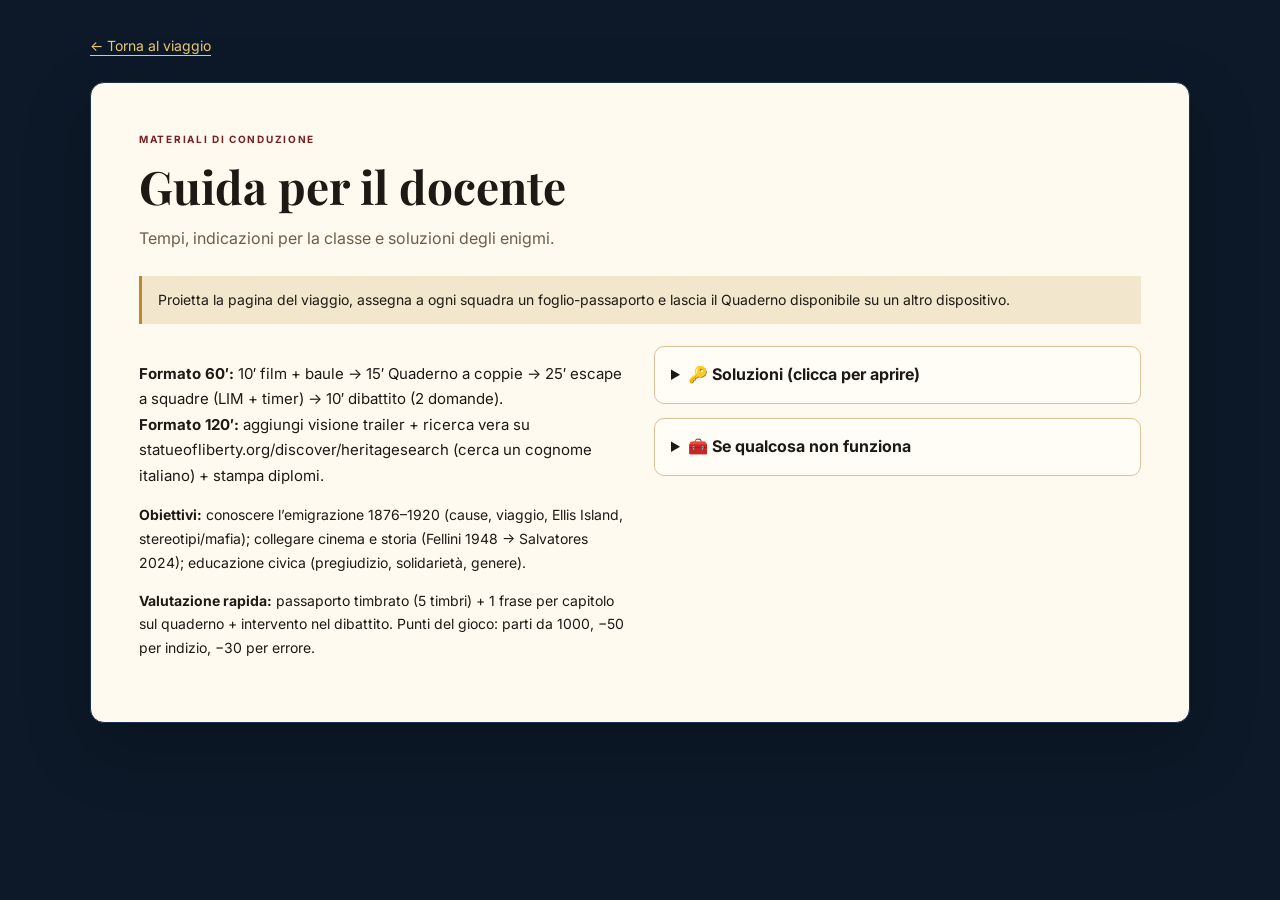
<file: docente.html>
<!DOCTYPE html>
<html lang="it">
<head>
<meta charset="UTF-8">
<meta name="viewport" content="width=device-width, initial-scale=1.0">
<meta name="robots" content="noindex, nofollow, noarchive">
<title>Materiali di conduzione · Napoli New York</title>
<link rel="preconnect" href="https://fonts.googleapis.com">
<link rel="preconnect" href="https://fonts.gstatic.com" crossorigin>
<link href="https://fonts.googleapis.com/css2?family=Playfair+Display:wght@500;700&family=Inter:wght@400;500;600;700&display=swap" rel="stylesheet">
<style>
*{box-sizing:border-box}
body{margin:0;background:#0d1928;color:#1d1a15;font-family:Inter,system-ui,sans-serif;line-height:1.7;padding:32px 20px}
a{color:inherit;text-underline-offset:4px}
.back{display:inline-block;color:#e8c872;font-size:14px;margin:0 0 24px}
main{max-width:1100px;margin:auto}
.paper{background:#fffaf0;border:1px solid #c9b183;border-radius:14px;padding:clamp(22px,4vw,48px);box-shadow:0 24px 70px #0003}
.sec-label{font-size:10px;letter-spacing:.17em;font-weight:700;color:#7a1e1e}
h1{font-family:'Playfair Display',Georgia,serif;font-size:clamp(30px,4vw,46px);line-height:1.15;margin:12px 0}
.intro{color:#6b5f4a;margin:0 0 24px}
.session-tip{border-left:3px solid #b88a2e;padding:12px 16px;background:#f2e7cd;font-size:14px}
.two-col{display:grid;grid-template-columns:1fr 1fr;gap:28px;margin-top:22px}
details{border:1px solid #d9c49a;border-radius:10px;padding:14px 16px;margin-bottom:14px;background:#fffdf6}
summary{cursor:pointer;font-weight:700;min-height:28px}
li{margin-bottom:12px}
:focus-visible{outline:3px solid #b88a2e;outline-offset:4px}
@media(max-width:760px){body{padding:20px 14px}.two-col{grid-template-columns:1fr;gap:8px}.paper{padding:24px 20px}}
@media print{body{background:#fff;padding:0}.back{display:none}.paper{border:0;box-shadow:none;padding:0}.two-col{display:block}details{break-inside:avoid}}
</style>
</head>
<body>
<main>
<a class="back" href="index.html">← Torna al viaggio</a>
<section class="paper-sec" id="docente" style="padding-top:0">
  <div class="wrap">
    <div class="paper" style="border-color:#1a324f">
      <div class="sec-label">MATERIALI DI CONDUZIONE</div>
      <h1 class="sec-title">Guida per il docente</h1>
      <p class="intro">Tempi, indicazioni per la classe e soluzioni degli enigmi.</p>
      <p class="session-tip">Proietta la pagina del viaggio, assegna a ogni squadra un foglio-passaporto e lascia il Quaderno disponibile su un altro dispositivo.</p>
      <div class="two-col">
        <div>
          <p style="font-size:15px"><b>Formato 60′:</b> 10′ film + baule → 15′ Quaderno a coppie → 25′ escape a squadre (LIM + timer) → 10′ dibattito (2 domande).<br><b>Formato 120′:</b> aggiungi visione trailer + ricerca vera su <span class="type">statueofliberty.org/discover/heritagesearch</span> (cerca un cognome italiano) + stampa diplomi.</p>
          <p style="font-size:14px"><b>Obiettivi:</b> conoscere l’emigrazione 1876–1920 (cause, viaggio, Ellis Island, stereotipi/mafia); collegare cinema e storia (Fellini 1948 → Salvatores 2024); educazione civica (pregiudizio, solidarietà, genere).</p>
          <p style="font-size:14px"><b>Valutazione rapida:</b> passaporto timbrato (5 timbri) + 1 frase per capitolo sul quaderno + intervento nel dibattito. Punti del gioco: parti da 1000, −50 per indizio, −30 per errore.</p>
        </div>
        <div>
          <details class="teacher"><summary>🔑 Soluzioni (clicca per aprire)</summary>
            <ol style="font-size:14px">
              <li><b>Stiva → 1892</b> (apertura Ellis Island, 1° gennaio 1892).</li>
              <li><b>Cambusa → gallette + pasta secca + acqua limpida.</b> Scarta: formaggio e uova (freschi) e acqua rossastra (contaminata).</li>
              <li><b>Radio → SIRIO.</b> Morse <span class="type">··· ·· ·−· ·· −−−</span> = S I R I O. Affondò nel 1906, 292 morti.</li>
              <li><b>Ellis → Bottone</b> (palpebra per tracoma) <b>+ meno del 2% respinti</b> (scrivere 2).</li>
              <li><b>Lettera → riordina: “Se guardi bene qualcuno di diverso puoi amarlo”.</b> Parola-simbolo: SOLIDARIETÀ.</li>
            </ol>
          </details>
          <details class="teacher"><summary>🧰 Se qualcosa non funziona</summary>
          <p style="font-size:14px">Gli enigmi funzionano anche senza rete. Foto, video e font esterni richiedono Internet. Il Morse si può leggere anche senza audio. I progressi si salvano su questo browser quando disponibile. Usa “Nuova partita” per ripartire. Il timer è indicativo: alla scadenza potete continuare. Per alunni con DSA: leggi ad alta voce le scene, ingrandisci con Ctrl+.</p>
          </details>
        </div>
      </div>
    </div>
  </div>
</section>
</main>
</body>
</html>
</file>
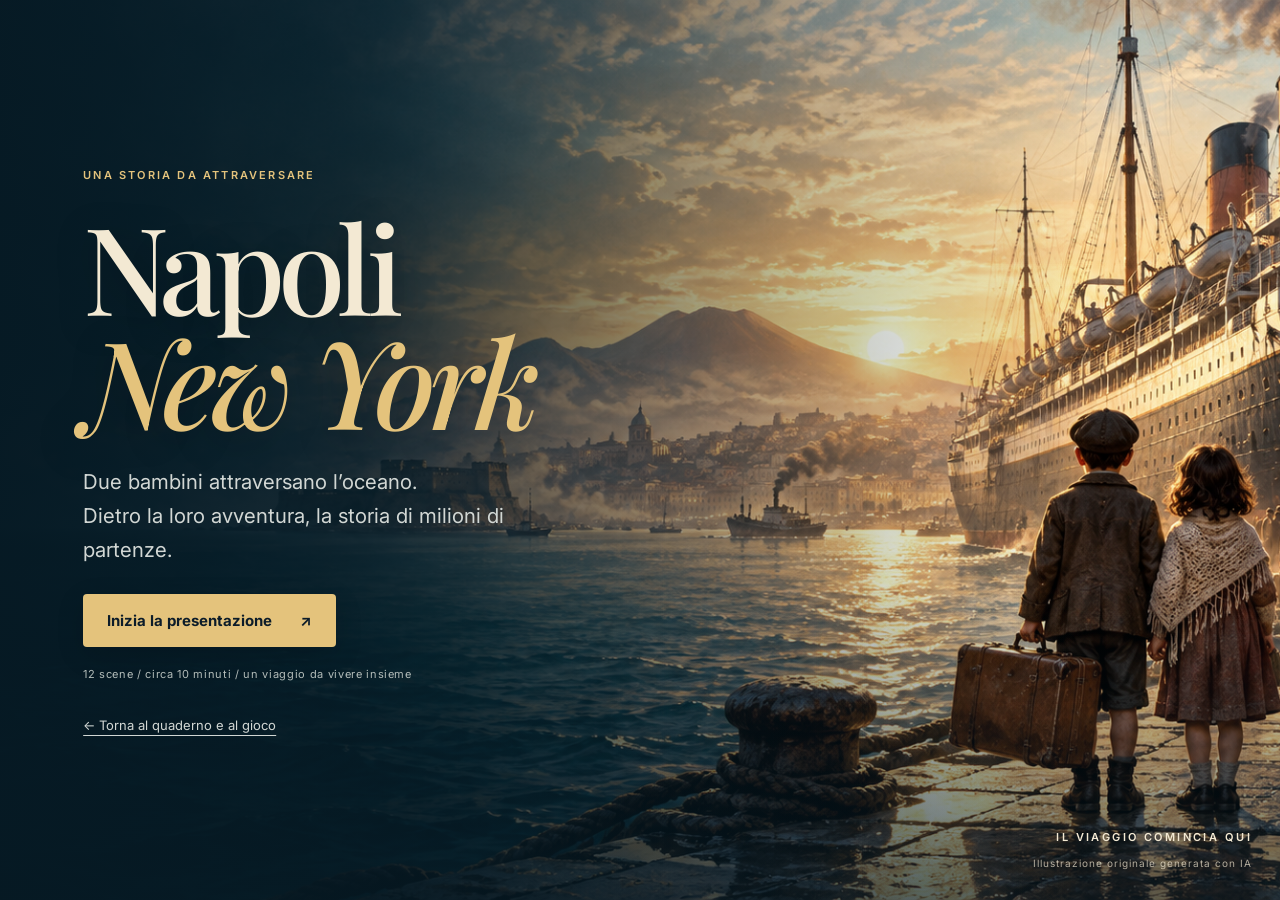
<file: presentazione.html>
<!DOCTYPE html>
<html lang="it">
<head>
<meta charset="UTF-8">
<meta name="viewport" content="width=device-width, initial-scale=1.0">
<title>Napoli – New York · Il film, il viaggio, la storia</title>
<meta name="description" content="12 slide per la classe: Fellini e Salvatores, il viaggio degli emigranti e cinque enigmi da risolvere insieme.">
<link rel="preconnect" href="https://fonts.googleapis.com">
<link rel="preconnect" href="https://fonts.gstatic.com" crossorigin>
<link href="https://fonts.googleapis.com/css2?family=Playfair+Display:ital,wght@0,500;0,700;0,900;1,500;1,700&family=Special+Elite&family=Inter:wght@400;500;600;700&display=swap" rel="stylesheet">
<link rel="stylesheet" href="presentazione.css">
<link rel="preload" href="napoli-partenza.png" as="image" fetchpriority="high">
<script src="presentazione.js" defer></script>
</head>
<body>
<main id="landing">
  <div class="landing-copy">
    <p class="eyebrow">UNA STORIA DA ATTRAVERSARE</p>
    <h1>Napoli<br><em>New York</em></h1>
    <p class="land-sub">Due bambini attraversano l’oceano.<br>Dietro la loro avventura, la storia di milioni di partenze.</p>
    <button class="primary" id="startDeck">Inizia la presentazione <span aria-hidden="true">↗</span></button>
    <p class="land-meta">12 scene / circa 10 minuti / un viaggio da vivere insieme</p>
    <a class="back-link" href="index.html">← Torna al quaderno e al gioco</a>
  </div>
  <figure class="landing-photo">
    <img src="napoli-partenza.png" alt="Illustrazione: due bambini con una valigia davanti al porto di Napoli all’alba" fetchpriority="high">
    <figcaption>IL VIAGGIO COMINCIA QUI<br><span>Illustrazione originale generata con IA</span></figcaption>
  </figure>
</main>
<section id="deck" hidden aria-label="Presentazione Napoli New York" aria-hidden="true">
  <div class="deck-progress" aria-hidden="true"><i id="dBar"></i></div>
  <header class="deck-top">
    <a class="deck-brand" href="index.html">Napoli <em>New York</em></a>
    <span class="deck-sec" id="dSec"></span>
    <span class="deck-count" id="dCount"></span>
    <div class="deck-tools">
      <button id="btnDOver" aria-label="Indice delle slide (G)" title="Indice delle slide (G)">▦<span>Indice</span></button>
      <button id="btnDNotes" aria-label="Note del relatore (N)" aria-expanded="false" aria-controls="dNotes" title="Note relatore (N)">✎<span>Note</span></button>
      <button id="btnMotion" aria-label="Disattiva le animazioni" aria-pressed="true" title="Animazioni attive">◈<span>Effetti</span></button>
      <button id="btnFS" aria-label="Schermo intero (F)" title="Schermo intero (F)">⛶<span>Schermo</span></button>
      <button id="closeDeck" aria-label="Torna alla copertina" title="Torna alla copertina">×<span>Esci</span></button>
    </div>
  </header>
  <div class="deck-stage">
    <button class="deck-arrow" id="dPrev" aria-label="Slide precedente">‹</button>
    <div class="deck-viewport" id="dViewport" tabindex="0" aria-label="Contenuto della slide">
      <article id="dCard" class="slide"></article>
    </div>
    <button class="deck-arrow" id="dNext" aria-label="Slide successiva">›</button>
  </div>
  <aside class="deck-notes" id="dNotes" hidden aria-label="Note del relatore"><b>PER IL RELATORE</b><p id="dNoteTxt"></p><p id="dSources"></p></aside>
  <footer class="deck-bottom">
    <div id="dDots" aria-label="Vai a una slide"></div>
    <div class="journey-position" aria-label="Tappe del viaggio"><span data-act="0">Napoli</span><i aria-hidden="true"></i><span data-act="1">Atlantico</span><i aria-hidden="true"></i><span data-act="2">New York</span></div>
    <p class="deck-hint">← → naviga <span>G indice / N note / F schermo intero</span></p>
  </footer>
  <p id="deckStatus" class="sr-only" role="status" aria-live="polite"></p>
</section>
<dialog id="dOver" aria-labelledby="overviewTitle">
  <header><div><p class="eyebrow">IL PERCORSO</p><h2 id="overviewTitle">Le tappe del viaggio</h2></div><button id="closeOverview" aria-label="Chiudi l’indice">×</button></header>
  <div id="dGrid"></div>
</dialog>
<noscript><p class="noscript">Per navigare nelle slide è necessario JavaScript. Puoi leggere gli stessi argomenti nel <a href="index.html#quaderno">Quaderno di viaggio</a>.</p></noscript>
</body>
</html>
</file>
<file: presentazione.css>
:root{--paper:#f3e9d3;--white:#fffaf0;--ink:#172329;--soft:#56605f;--navy:#0c1c29;--gold:#e4c37c;--red:#842f2c;--line:#cbbf9f}
*{box-sizing:border-box}
[hidden]{display:none!important}
html,body{margin:0;min-height:100%;background:var(--navy);font-family:Inter,system-ui,sans-serif;color:var(--paper)}
body{height:100dvh}
a{color:inherit}
button{font:inherit;cursor:pointer}
button:disabled{opacity:.25;cursor:default}
:focus-visible{outline:3px solid var(--gold);outline-offset:4px}
h1,h2,h3{font-family:'Playfair Display',Georgia,serif;font-weight:500;line-height:1.08;margin:0;text-wrap:balance}
p{line-height:1.65}
.eyebrow{font-size:11px;letter-spacing:.2em;font-weight:600;margin:0 0 24px;color:var(--gold)}
#landing{min-height:100dvh;position:relative;isolation:isolate;display:flex;align-items:center;padding:clamp(28px,6.5vw,110px);overflow:hidden;background:#0c1c29}
.landing-copy{padding:24px 0;position:relative;z-index:1;width:57%;animation:opening-copy 1.2s .15s both}
#landing h1{font-size:clamp(72px,9.5vw,155px);letter-spacing:-.055em;line-height:.94;text-shadow:0 8px 40px #0004}
#landing h1 em{color:var(--gold);font-weight:500}
.land-sub{color:#d2d7d4;font-size:clamp(16px,1.6vw,21px);margin:28px 0;max-width:38ch}
.primary{display:inline-flex;gap:28px;align-items:center;justify-content:center;background:var(--gold);color:var(--navy);padding:17px 24px;border:0;border-radius:4px;font-weight:700;font-size:15px;text-decoration:none;min-height:50px}
.primary:hover{background:#f2d699}
.land-meta{font-size:11px;letter-spacing:.06em;color:#b4bdba;margin:18px 0 30px}
.back-link{font-size:13px;text-decoration-thickness:1px;text-underline-offset:5px;color:#d2d7d4}
.landing-photo{margin:0;position:absolute;inset:0;z-index:-1;overflow:hidden}
.landing-photo img{position:absolute;inset:0;width:100%;height:100%;object-fit:cover;filter:saturate(.9);animation:opening-image 18s ease-out both}
.landing-photo::after{content:'';position:absolute;inset:0;background:linear-gradient(90deg,#061923f5 0%,#061923c9 27%,#06192340 62%,#06192300 85%),linear-gradient(0deg,#061923a1,transparent 35%);pointer-events:none}
.landing-photo figcaption{position:absolute;z-index:1;bottom:24px;right:28px;left:auto;text-align:right;color:var(--paper);font-size:11px;font-weight:600;letter-spacing:.22em;line-height:2.3}
.landing-photo figcaption span{font-size:10px;font-weight:400;letter-spacing:.1em;opacity:.7}
#deck{height:100dvh;display:flex;flex-direction:column;padding:0 clamp(12px,3vw,48px);overflow:hidden;max-width:1700px;margin:auto}
.deck-progress{position:fixed;left:0;right:0;top:0;height:3px;background:#ffffff15;z-index:5}
.deck-progress i{display:block;height:100%;background:var(--gold);transition:width .25s}
.deck-top{display:flex;gap:24px;align-items:center;flex-shrink:0;min-height:80px;width:100%;margin:auto;max-width:1500px}
.deck-brand{font-family:'Playfair Display',Georgia,serif;font-size:19px;text-decoration:none;white-space:nowrap}
.deck-brand em{color:var(--gold);margin-left:5px}
.deck-sec{font-size:11px;letter-spacing:.1em;color:#b4bdba;overflow:hidden;text-overflow:ellipsis;white-space:nowrap}
.deck-count{font-size:12px;letter-spacing:.12em;color:var(--gold);margin-left:auto;white-space:nowrap}
.deck-tools{display:flex;gap:4px}
.deck-tools button{background:transparent;color:var(--paper);border:1px solid transparent;border-radius:4px;min-width:48px;min-height:48px;font-size:21px;padding:6px}
.deck-tools span{display:block;font-size:9px;line-height:1.2;margin-top:3px;letter-spacing:.03em}
.deck-tools button:hover,.deck-tools button[aria-expanded=true]{border-color:#e4c37c66;background:#e4c37c10}
.deck-stage{display:flex;align-items:center;justify-content:center;gap:18px;flex:1;min-height:0;position:relative}
.deck-arrow{flex-shrink:0;width:38px;min-height:60px;border:1px solid #e4c37c44;background:transparent;border-radius:4px;color:var(--gold);font-size:32px}
.deck-arrow:hover:enabled{background:#e4c37c15}
.deck-viewport{width:min(100%,calc((100dvh - 150px)*16/9));max-height:100%;aspect-ratio:16/9;background:var(--paper);color:var(--ink);position:relative;overflow:hidden;box-shadow:0 24px 80px #0004;container-type:inline-size}
#deck.with-notes .deck-viewport{width:min(100%,calc((100dvh - 300px)*16/9))}
.slide{position:absolute;inset:0;display:flex;isolation:isolate}
.slide.enter{animation:scene-dissolve .8s cubic-bezier(.16,1,.3,1) both}
.slide.enter[data-transition=pan]{animation-name:scene-pan}
.slide.enter[data-transition=wipe]{animation-name:scene-wipe}
.slide.enter[data-transition=zoom]{animation-name:scene-zoom}
.slide.enter[data-transition=iris]{animation-name:scene-iris}
.slide-ghost{position:absolute!important;inset:0;z-index:3;pointer-events:none;overflow:hidden;animation:scene-out .72s ease both}
@keyframes scene-dissolve{from{opacity:0;filter:blur(5px)}to{opacity:1;filter:blur(0)}}
@keyframes scene-pan{from{opacity:0;transform:translateX(calc(var(--direction,1)*6%)) scale(1.035);filter:blur(4px)}to{opacity:1;transform:none;filter:blur(0)}}
@keyframes scene-wipe{from{clip-path:inset(0 100% 0 0);transform:scale(1.035)}to{clip-path:inset(0);transform:none}}
@keyframes scene-zoom{from{opacity:0;transform:scale(.94);filter:blur(6px)}to{opacity:1;transform:scale(1);filter:blur(0)}}
@keyframes scene-iris{from{clip-path:circle(10% at 65% 48%);filter:brightness(.65)}to{clip-path:circle(140% at 65% 48%);filter:brightness(1)}}
@keyframes scene-out{from{opacity:1;transform:none}to{opacity:0;transform:translateX(calc(var(--direction,1)*-3%)) scale(1.025)}}
.slide h2{font-size:clamp(27px,4.5cqw,65px);letter-spacing:-.025em;margin-bottom:22px}
.slide p,.slide li{font-size:clamp(15px,1.85cqw,25px);line-height:1.6}
.slide p{margin:0 0 17px;max-width:54ch}
.slide p:last-child{margin-bottom:0}
.slide b{font-weight:700}
.slide em{font-family:'Playfair Display',Georgia,serif;font-weight:500}
.sl-k{font-size:clamp(9px,1cqw,13px);font-weight:600;letter-spacing:.18em;text-transform:uppercase;color:var(--red);margin-bottom:20px}
.sl-copy{padding:5.5cqw;display:flex;flex-direction:column;justify-content:center;flex:1;min-width:0}
.sl-copy.solo{padding-right:15cqw}
.sl-copy.solo p{max-width:60ch}
.sl-photo{width:40%;margin:0;position:relative;overflow:hidden;background:#29414a;display:flex;align-items:flex-end}
.sl-photo img{position:absolute;inset:0;width:100%;height:100%;object-fit:cover;filter:saturate(.82);object-position:72% center}
.sl-photo figcaption{position:relative;z-index:1;width:100%;background:linear-gradient(0deg,#0c1c29f5,#0c1c2988);color:var(--paper);padding:26px 20px 18px;font-size:clamp(10px,1.1cqw,14px);line-height:1.6}
.sl-photo.image-unavailable::before{content:'ARCHIVIO DEL VIAGGIO';position:absolute;left:24px;top:28px;right:24px;letter-spacing:.18em;font-size:12px;color:var(--gold)}
.sl-cover{padding:6cqw;position:relative;isolation:isolate;display:flex;flex:1;flex-direction:column;justify-content:flex-end;background:#182f3a;color:var(--paper)}
.sl-cover>img{position:absolute;inset:0;width:100%;height:100%;object-fit:cover;z-index:-2;filter:saturate(.9)}
.sl-cover::before{content:'';position:absolute;inset:0;z-index:-1;background:linear-gradient(90deg,#061923e8 5%,#061923a8 40%,#06192300 80%),linear-gradient(0deg,#06192380,transparent 60%)}
.sl-cover h2{font-size:clamp(34px,6.7cqw,96px);margin:0 0 22px;line-height:1.02;max-width:14ch}
.sl-cover h2 em{color:var(--gold)}
.sl-cover p{max-width:40ch;color:#ece5d5}
.sl-cover .sl-k{color:var(--gold)}
.sl-number{position:absolute;right:3.5cqw;bottom:2.5cqw;font-family:'Playfair Display',Georgia,serif;font-size:clamp(32px,6cqw,80px);line-height:1;opacity:.12;pointer-events:none}
.sl-facts{flex:1;display:flex;flex-direction:column;justify-content:center;padding:5.5cqw;background:#142d39;color:var(--paper)}
.sl-facts .sl-k{color:var(--gold)}
.fact-row{display:grid;grid-template-columns:1.45fr 1fr 1fr;gap:30px;margin:10px 0 28px}
.fact-row>div{border-top:1px solid #e4c37c55;padding-top:18px}
.fact-row strong{display:block;font-family:'Playfair Display',Georgia,serif;color:var(--gold);font-size:clamp(25px,4.3cqw,62px);font-weight:500;line-height:1.1;margin-bottom:12px}
.fact-row span{font-size:clamp(12px,1.4cqw,20px);line-height:1.6;display:block}
.sl-facts>p{font-size:clamp(13px,1.6cqw,21px);color:#d1d8d3}
.timeline{display:grid;grid-template-columns:repeat(3,1fr);gap:4cqw;margin-top:12px}
.timeline section{border-top:2px solid var(--red);padding-top:20px}
.timeline strong{font-family:'Playfair Display',Georgia,serif;font-size:clamp(32px,5cqw,68px);font-weight:500;color:var(--red)}
.timeline p{font-size:clamp(13px,1.65cqw,22px);margin-top:12px}
.keyline{border-left:3px solid var(--red);padding-left:18px;margin-top:12px!important;color:var(--red)}
.morse{font-family:'Special Elite',monospace;letter-spacing:.12em;font-size:clamp(22px,4cqw,56px)!important;color:var(--red);margin:5px 0 20px!important;white-space:nowrap}
.sl-quote{flex:1;display:flex;flex-direction:column;justify-content:center;padding:7cqw;background:#762e2d;color:var(--paper)}
.sl-quote .sl-k{color:var(--gold)}
.sl-quote blockquote{font-family:'Playfair Display',Georgia,serif;font-size:clamp(28px,4.6cqw,64px);font-style:italic;line-height:1.25;margin:0 0 26px;max-width:27ch}
.sl-quote p{font-size:clamp(13px,1.5cqw,21px);color:#edcebf}
.sl-mission{display:flex;flex-direction:column;justify-content:center;align-items:flex-start;flex:1;padding:5.5cqw}
.mission-route{font-size:clamp(12px,1.5cqw,19px)!important;line-height:2!important;border-top:1px solid var(--line);border-bottom:1px solid var(--line);padding:16px 0;margin:8px 0 24px!important;width:100%}
.sl-mission .primary{font-size:clamp(12px,1.3cqw,18px);padding:14px 20px}
.sl-trailer{display:flex;flex-direction:column;flex:1;min-width:0;gap:12px;padding:2.4cqw 4cqw;background:#071721;color:var(--paper)}
.sl-trailer header{display:flex;align-items:center;justify-content:space-between;gap:16px;flex-shrink:0}
.sl-trailer .sl-k{color:var(--gold);margin:0;font-size:clamp(9px,1cqw,13px)}
.sl-trailer h2{font-size:clamp(22px,2.7cqw,38px);margin:0;white-space:nowrap}
.trailer-player{position:relative;flex:1;min-height:0;background:#000;border:1px solid #e4c37c3d;border-radius:3px;overflow:hidden}
.trailer-player iframe{position:absolute;inset:0;width:100%;height:100%;border:0;display:block}
.sl-trailer .trailer-caption{font-size:clamp(10px,1.05cqw,14px);line-height:1.6;color:#c8d1ca;max-width:none;margin:0;flex-shrink:0}
.trailer-caption a{color:var(--gold);text-underline-offset:3px;margin-left:12px}
.deck-bottom{min-height:64px;display:flex;align-items:center;gap:18px;justify-content:space-between;flex-shrink:0}
#dDots{display:flex;gap:2px}
#dDots button{width:26px;height:36px;background:transparent;border:0;border-radius:3px;display:grid;place-items:center;padding:0}
#dDots button::after{content:'';width:5px;height:5px;border:1px solid #e4c37c99;border-radius:50%}
#dDots button[aria-current=true]::after{background:var(--gold);width:16px;border-radius:2px}
.deck-hint{font-size:10px;color:#b4bdba;letter-spacing:.04em;white-space:nowrap}
.deck-hint span{margin-left:20px;color:#879791}
.deck-notes{flex-shrink:0;padding:14px 18px;margin:14px 56px 0;max-height:136px;overflow:auto;background:var(--paper);color:var(--ink);border-left:3px solid var(--gold)}
.deck-notes b{font-size:10px;letter-spacing:.15em;color:var(--red)}
.deck-notes p{font-size:13px;margin:7px 0;line-height:1.55}
#dSources{font-size:11px;color:var(--soft)}
#dSources a{margin-right:14px;text-underline-offset:3px}
#dOver{width:min(1060px,94vw);max-height:90dvh;padding:30px;border:1px solid #e4c37c55;border-radius:6px;background:var(--navy);color:var(--paper);overflow:auto}
#dOver::backdrop{background:#020b13de}
#dOver header{display:flex;align-items:center;justify-content:space-between;gap:16px;margin-bottom:28px}
#dOver header .eyebrow{margin-bottom:10px}
#dOver h2{font-size:32px}
#closeOverview{width:44px;height:44px;border:1px solid #e4c37c55;background:none;color:var(--gold);border-radius:4px;font-size:28px;flex-shrink:0}
#dGrid{display:grid;grid-template-columns:repeat(3,1fr);gap:12px}
#dGrid button{min-height:125px;padding:18px;background:#ffffff05;border:1px solid #ffffff22;color:var(--paper);text-align:left;border-radius:4px}
#dGrid button[aria-current=true],#dGrid button:hover{border-color:var(--gold);background:#e4c37c10}
#dGrid small{display:block;color:var(--gold);font-size:10px;letter-spacing:.08em;margin-bottom:12px}
#dGrid strong{font-family:'Playfair Display',Georgia,serif;font-size:21px;line-height:1.2;font-weight:500}
.sr-only{position:absolute;width:1px;height:1px;overflow:hidden;clip-path:inset(50%);white-space:nowrap;margin:-1px}
.noscript{padding:24px;background:var(--paper);color:var(--ink)}

/* Cinematic scenes share local illustrations and a protected text area. */
.scene-backdrop{position:absolute;inset:0;z-index:-1;overflow:hidden;background:#132e3b}
.scene-backdrop>img{position:absolute;inset:0;width:100%;height:100%;object-fit:cover;filter:saturate(.85)}
.scene-backdrop::after{content:'';position:absolute;inset:0;background:linear-gradient(90deg,#061923f0 2%,#061923da 28%,#06192399 48%,#06192318 82%),linear-gradient(0deg,#06192388,transparent 50%)}
.cinematic{color:var(--paper)}
.cinematic .sl-copy{padding:5.5cqw;flex:0 0 100%}
.cinematic .sl-copy h2{width:61%;max-width:21ch;text-shadow:0 3px 24px #0005}
.cinematic .sl-copy p{width:55%;max-width:48ch;color:#f3ecdc}
.cinematic .sl-k{color:var(--gold)}
.cinematic .keyline{border-color:var(--gold);color:var(--gold)!important}
.cinematic .morse{color:var(--gold)!important;text-shadow:0 0 28px #e4c37c38}
.cinematic .sl-facts{background:linear-gradient(90deg,#071d2ae8,#071d2ab5);z-index:0}
.cinematic .sl-quote{background:linear-gradient(90deg,#462626e8,#251b1bcc);z-index:0}
.cinematic .sl-quote blockquote{max-width:26ch;text-shadow:0 3px 30px #0003}
.cinematic .sl-mission{z-index:0;background:linear-gradient(90deg,#061923ed,#06192396 70%,transparent)}
.cinematic .sl-mission h2{max-width:19ch}
.cinematic .sl-mission>p{max-width:48ch}
.cinematic .mission-route{border-color:#e4c37c55;width:auto;max-width:100%;color:#e4c37c}
.cinematic .sl-number{color:var(--gold);opacity:.14}
.art-credit{position:absolute;bottom:14px;right:20px;z-index:5;font-size:clamp(8px,.85cqw,11px);letter-spacing:.04em;color:#e8e0ce;text-shadow:0 1px 8px #000;pointer-events:none}
.title-line{display:block;overflow:hidden;padding-bottom:.09em;margin-bottom:-.09em}
.title-line>span{display:block}
.enter .reveal-item{animation:copy-arrive .9s cubic-bezier(.16,1,.3,1) both;animation-delay:calc(.14s + var(--order,0)*.085s)}
.enter .title-line>span{animation:title-arrive 1s cubic-bezier(.16,1,.3,1) both}
.enter .title-line:nth-child(2)>span{animation-delay:.12s}
.enter .title-line:nth-child(3)>span{animation-delay:.24s}
.enter .cinema-image{animation:slow-camera 24s cubic-bezier(.2,.5,.4,1) both}
.enter .timeline section{animation-name:timeline-arrive;animation-delay:calc(2s + var(--step,0)*3s);transform-origin:left top}
@keyframes copy-arrive{from{opacity:0;transform:translateY(22px);filter:blur(3px)}to{opacity:1;transform:none;filter:blur(0)}}
@keyframes title-arrive{from{opacity:0;transform:translateY(115%) rotate(2deg)}to{opacity:1;transform:none}}
@keyframes slow-camera{from{transform:scale(1.035) translateX(-.5%)}to{transform:scale(1.11) translateX(.7%)}}
@keyframes timeline-arrive{from{opacity:0;transform:translateX(-20px) scaleX(.96)}to{opacity:1;transform:none}}
@keyframes opening-copy{from{opacity:0;transform:translateY(26px)}to{opacity:1;transform:none}}
@keyframes opening-image{from{transform:scale(1.1);filter:brightness(.65) saturate(.8)}to{transform:scale(1);filter:brightness(1) saturate(.9)}}
.primary{transition:transform .25s,background .25s,box-shadow .25s;box-shadow:0 8px 28px #0002}
.primary:hover{transform:translateY(-3px);box-shadow:0 14px 34px #0004}
.primary span{transition:transform .25s}
.primary:hover span{transform:translate(3px,-3px)}
.deck-viewport{border:1px solid #e4c37c36;border-radius:5px;box-shadow:0 30px 100px #0007}
.journey-position{display:flex;align-items:center;gap:12px;font-size:10px;letter-spacing:.11em;text-transform:uppercase;white-space:nowrap;color:#84968f}
.journey-position i{width:24px;height:1px;background:#e4c37c35}
.journey-position span{transition:color .5s}
.journey-position .active{color:var(--gold)}
#btnMotion[aria-pressed=true]{color:var(--gold)}
#dGrid button{position:relative;overflow:hidden;isolation:isolate;transition:transform .25s,border-color .25s}
#dGrid button:hover{transform:translateY(-3px)}
#dGrid button.has-preview::before{content:'';position:absolute;inset:0;z-index:-1;background-image:linear-gradient(90deg,#061923eb,#06192388),var(--preview);background-position:center;background-size:cover;transition:transform .5s}
#dGrid button.has-preview:hover::before{transform:scale(1.08)}
.motion-off *,.motion-off *::before,.motion-off *::after{animation:none!important;transition:none!important}
.motion-off .cinema-image{transform:none!important}
@media(max-width:1000px){.deck-hint span{display:none}.deck-sec{display:none}.deck-top{gap:14px}.deck-arrow{width:30px}.deck-stage{gap:10px}#dDots button{width:23px}.deck-notes{margin-left:40px;margin-right:40px}}
@media(max-width:700px){#landing{padding:48px 26px;align-items:flex-end;min-height:100dvh}.landing-copy{padding:12px 0 45px;width:100%}#landing h1{font-size:76px}.landing-photo{min-height:0;max-height:none;order:0}.land-sub{margin:24px 0;font-size:17px}.land-meta{font-size:10px}.eyebrow{font-size:9px;margin-bottom:22px}#deck{padding:0 12px}.deck-top{min-height:68px;gap:8px}.deck-brand{font-size:14px}.deck-tools{gap:0}.deck-tools button{min-width:36px;font-size:19px;padding:4px}.deck-tools span{font-size:8px}.deck-count{font-size:10px;letter-spacing:.04em}.deck-stage{padding-bottom:2px;align-items:stretch;gap:0}.deck-arrow{position:absolute;z-index:3;bottom:12px;min-height:42px;width:42px;background:#0c1c29e8;border-color:#e4c37c99}.deck-arrow:first-child{left:12px}.deck-arrow:last-child{right:12px}.deck-viewport,#deck.with-notes .deck-viewport{width:100%;height:100%;aspect-ratio:auto;overflow-y:auto;container-type:normal}.slide{position:relative;min-height:100%;display:flex;flex-direction:column;padding-bottom:66px}.slide h2{font-size:34px;margin-bottom:20px}.slide p,.slide li{font-size:16px;line-height:1.7}.sl-k{font-size:10px;margin-bottom:18px}.sl-copy,.sl-copy.solo{padding:28px 24px;flex:1}.sl-photo{width:100%;min-height:210px;order:-1;flex-shrink:0}.sl-photo figcaption{font-size:11px;padding:40px 18px 12px}.sl-cover{padding:32px 26px;min-height:100%;flex:1}.sl-cover h2{font-size:46px;max-width:12ch}.sl-cover p{font-size:17px}.sl-facts{padding:30px 24px}.fact-row{gap:22px;margin:12px 0 25px;grid-template-columns:1fr}.fact-row>div{padding-top:12px}.fact-row strong{font-size:41px;margin-bottom:5px}.fact-row span{font-size:14px}.sl-facts>p{font-size:15px}.timeline{grid-template-columns:1fr;gap:22px}.timeline section{padding-top:12px}.timeline strong{font-size:38px}.timeline p{font-size:16px;margin-top:6px}.morse{font-size:26px!important;letter-spacing:.05em}.sl-quote{padding:34px 24px}.sl-quote blockquote{font-size:34px;line-height:1.3}.sl-quote p{font-size:15px}.sl-mission{padding:30px 24px}.mission-route{font-size:14px!important}.sl-mission .primary{font-size:14px;width:100%}.sl-number{font-size:40px;bottom:16px;right:65px}.deck-bottom{min-height:54px;justify-content:center}.deck-hint{display:none}#dDots button{width:25px;height:40px}.deck-notes{max-height:150px;margin:8px 0 0;padding:10px 14px}.deck-notes p{font-size:12px}#dGrid{grid-template-columns:1fr 1fr}#dGrid button{min-height:110px;padding:14px}#dGrid strong{font-size:18px}#dOver{padding:20px}#dOver h2{font-size:27px}}
@media(max-width:380px){.deck-brand{font-size:12px}.deck-tools button{min-width:31px}.deck-count{font-size:9px}#dDots button{width:22px}.slide h2{font-size:30px}}

@media(max-width:1250px){.deck-hint span{display:none}}
@media(max-width:1000px){.journey-position{font-size:8px;gap:8px}.journey-position i{width:15px}.deck-hint{display:none}}
@media(max-width:700px){
  .landing-photo img{object-position:65% center}
  .landing-photo::after{background:linear-gradient(0deg,#061923fa 0%,#061923cd 40%,#06192318 100%)}
  .landing-photo figcaption{bottom:15px;right:20px;font-size:8px;line-height:1.6}
  .landing-photo figcaption span{font-size:8px}
  .land-sub{font-size:16px;max-width:34ch}
  .land-meta{font-size:9px;max-width:32ch;line-height:1.6}
  .deck-brand{font-size:13px;white-space:normal;max-width:100px;line-height:1.2}
  .deck-top{gap:7px}
  .deck-tools button{min-width:32px}
  .deck-tools span{font-size:7px}
  .deck-count{font-size:9px}
  .deck-bottom{flex-direction:column;gap:0;padding:3px 0 8px;min-height:70px}
  .journey-position{font-size:8px;gap:14px}
  .journey-position i{width:25px}
  .scene-backdrop{position:absolute;inset:0}
  .scene-backdrop>img{object-position:70% center}
  .scene-backdrop::after{background:linear-gradient(0deg,#061923f5 15%,#061923e3 45%,#06192378 100%)}
  .cinematic .sl-copy{padding:38px 25px 32px;flex:1;justify-content:center}
  .cinematic .sl-copy h2,.cinematic .sl-copy p{width:100%;max-width:none}
  .cinematic .sl-copy h2{font-size:34px}
  .cinematic .sl-copy p{font-size:16px}
  .cinematic .sl-facts{background:#071d2ac9}
  .cinematic .sl-quote{background:#352127d9}
  .cinematic .sl-mission{padding:34px 25px;background:#061923b8}
  .cinematic .sl-mission h2{font-size:36px}
  .cinematic .sl-mission>p{font-size:16px}
  .cinematic .sl-quote blockquote{font-size:33px}
  .sl-cover{justify-content:center;min-height:560px}
  .sl-cover>img{object-position:68% center}
  .sl-cover::before{background:linear-gradient(90deg,#061923db,#06192355),linear-gradient(0deg,#061923de,transparent)}
  .sl-photo{min-height:240px}
  .art-credit{font-size:8px;right:12px;bottom:8px}
  .slide>.art-credit{bottom:70px}
  .cinematic .mission-route{font-size:13px!important}
  .sl-trailer{padding:28px 18px;gap:20px;min-height:440px;justify-content:center}
  .sl-trailer header{display:block}
  .sl-trailer .sl-k{font-size:9px;margin-bottom:12px}
  .sl-trailer h2{font-size:29px;white-space:normal}
  .trailer-player{flex:0 0 auto;aspect-ratio:16/9;width:100%}
  .sl-trailer .trailer-caption{font-size:12px;line-height:1.8}
  .trailer-caption a{display:block;margin:8px 0 0}
}
@media(max-width:380px){.deck-tools button{min-width:28px}.deck-tools span{display:none}.deck-brand{font-size:11px;max-width:80px}.deck-count{font-size:9px}.cinematic .sl-copy h2{font-size:30px}.sl-cover h2{font-size:41px}}
@media(prefers-reduced-motion:reduce){*,*::before,*::after{animation:none!important;transition:none!important;scroll-behavior:auto!important}}
</file>
